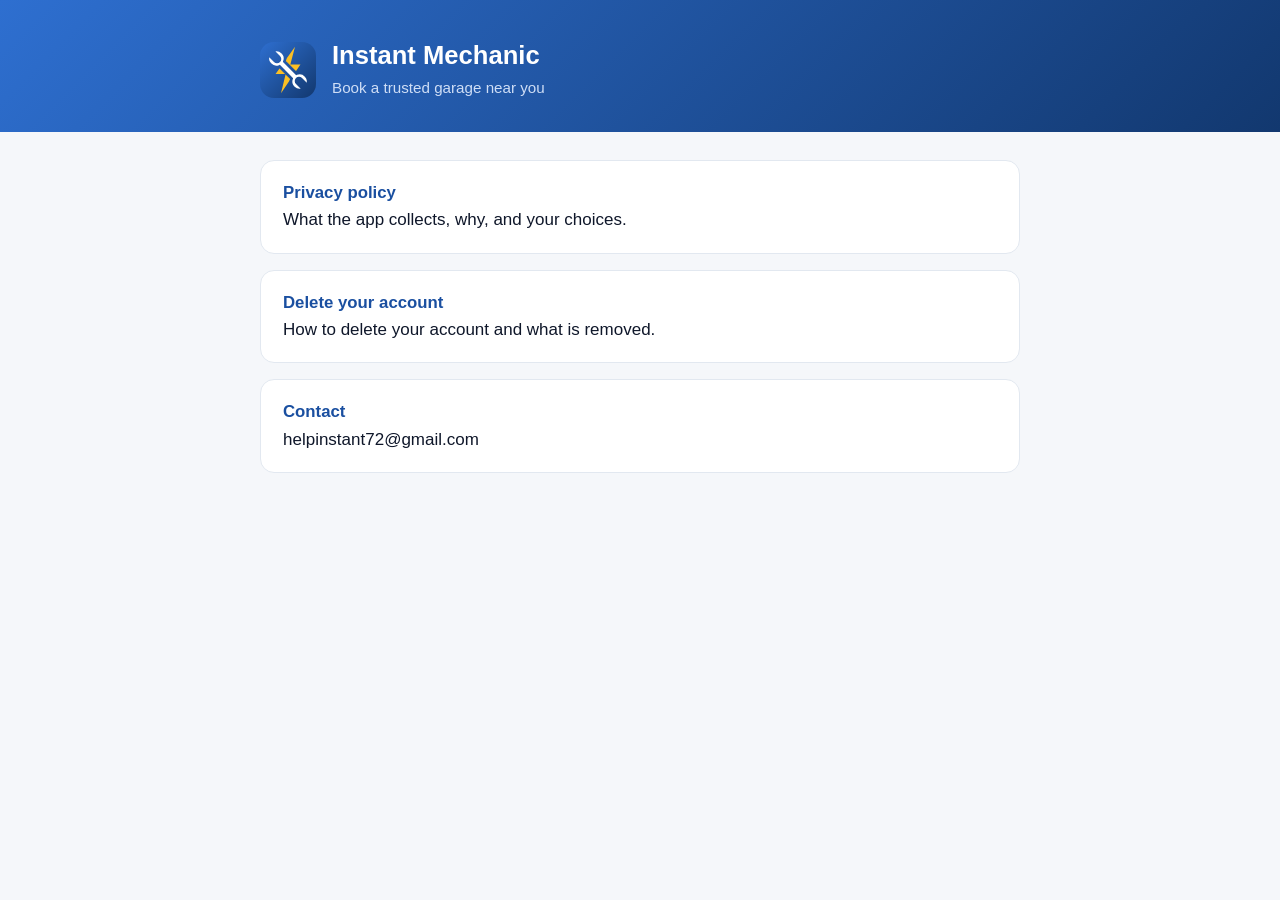
<file: docs/index.html>
<!doctype html>
<html lang="en">
<head>
  <meta charset="utf-8">
  <meta name="viewport" content="width=device-width, initial-scale=1">
  <title>Instant Mechanic</title>
  <meta name="description" content="Find and book a trusted garage near you.">
  <link rel="icon" href="logo.svg" type="image/svg+xml">
  <link rel="stylesheet" href="style.css">
</head>
<body>
<header>
  <div class="wrap">
    <img src="logo.svg" alt="">
    <div>
      <h1>Instant Mechanic</h1>
      <p>Book a trusted garage near you</p>
    </div>
  </div>
</header>

<main>
<div class="wrap">
  <div class="cards">
    <a href="privacy-policy.html"><strong>Privacy policy</strong>What the app collects, why, and your choices.</a>
    <a href="delete-account.html"><strong>Delete your account</strong>How to delete your account and what is removed.</a>
    <a href="mailto:helpinstant72@gmail.com"><strong>Contact</strong>helpinstant72@gmail.com</a>
  </div>
</div>
</main>
</body>
</html>
</file>
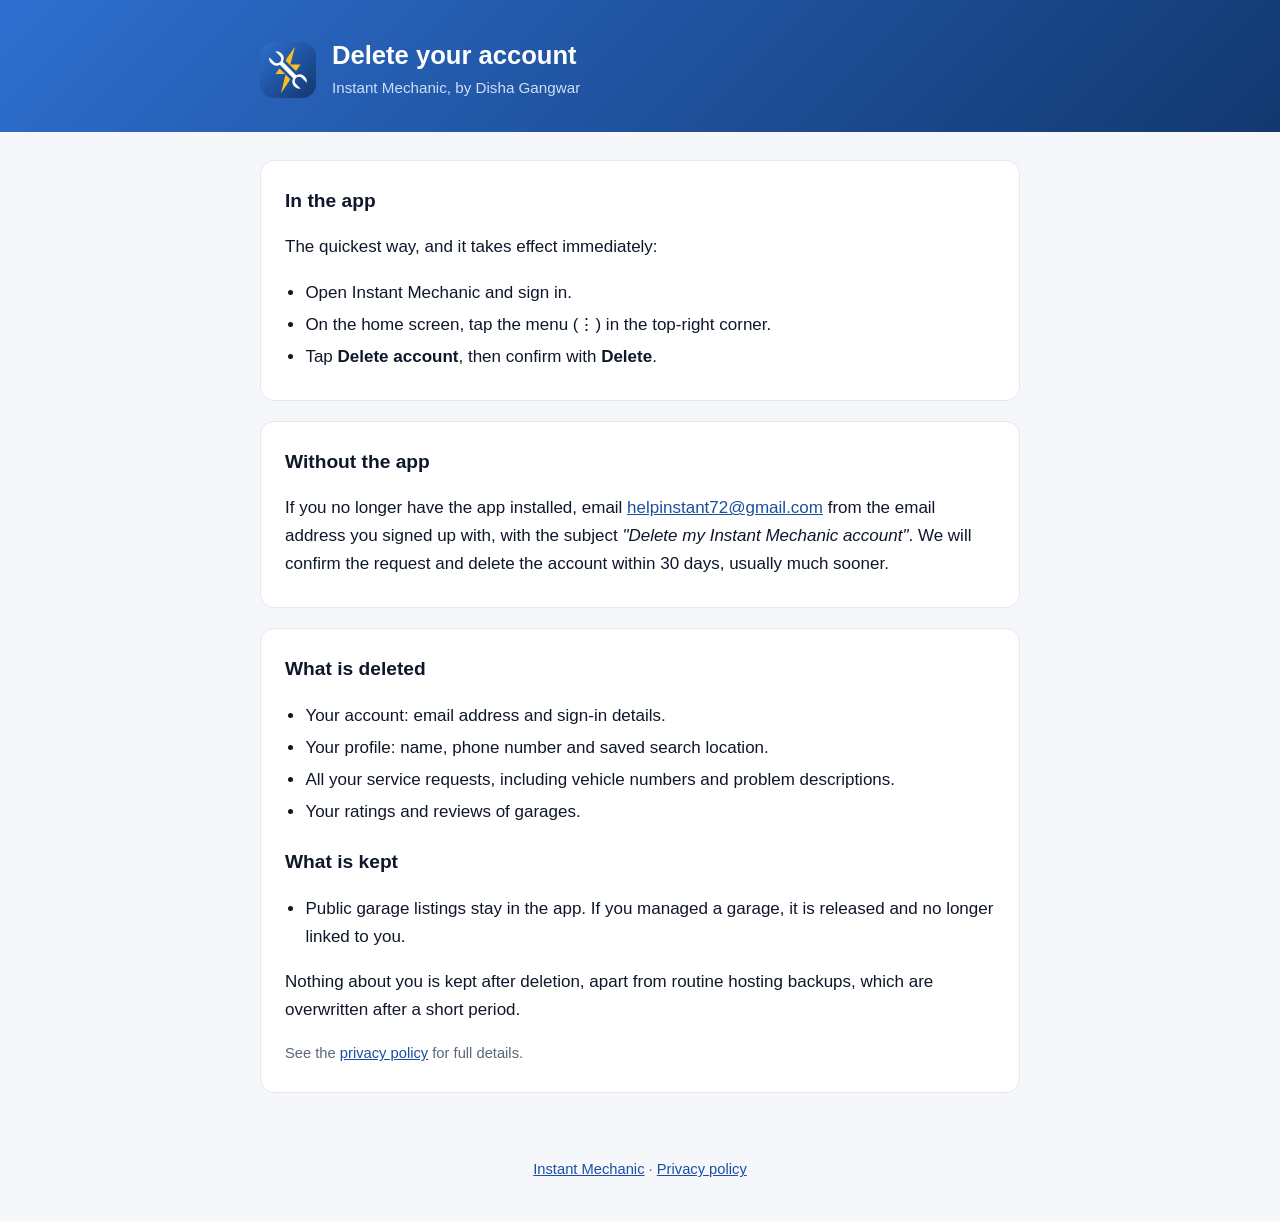
<file: docs/delete-account.html>
<!doctype html>
<html lang="en">
<head>
  <meta charset="utf-8">
  <meta name="viewport" content="width=device-width, initial-scale=1">
  <title>Delete Your Account – Instant Mechanic</title>
  <meta name="description" content="How to delete your Instant Mechanic account and the data that is removed.">
  <link rel="icon" href="logo.svg" type="image/svg+xml">
  <link rel="stylesheet" href="style.css">
</head>
<body>
<header>
  <div class="wrap">
    <img src="logo.svg" alt="">
    <div>
      <h1>Delete your account</h1>
      <p>Instant Mechanic, by Disha Gangwar</p>
    </div>
  </div>
</header>

<main>
<div class="wrap">

<section>
  <h2>In the app</h2>
  <p>The quickest way, and it takes effect immediately:</p>
  <ul>
    <li>Open Instant Mechanic and sign in.</li>
    <li>On the home screen, tap the menu (⋮) in the top-right corner.</li>
    <li>Tap <strong>Delete account</strong>, then confirm with <strong>Delete</strong>.</li>
  </ul>
</section>

<section>
  <h2>Without the app</h2>
  <p>If you no longer have the app installed, email
  <a href="mailto:helpinstant72@gmail.com?subject=Delete%20my%20Instant%20Mechanic%20account">helpinstant72@gmail.com</a>
  from the email address you signed up with, with the subject
  <em>"Delete my Instant Mechanic account"</em>. We will confirm the request and delete the
  account within 30 days, usually much sooner.</p>
</section>

<section>
  <h2>What is deleted</h2>
  <ul>
    <li>Your account: email address and sign-in details.</li>
    <li>Your profile: name, phone number and saved search location.</li>
    <li>All your service requests, including vehicle numbers and problem descriptions.</li>
    <li>Your ratings and reviews of garages.</li>
  </ul>
  <h2>What is kept</h2>
  <ul>
    <li>Public garage listings stay in the app. If you managed a garage, it is released and
      no longer linked to you.</li>
  </ul>
  <p>Nothing about you is kept after deletion, apart from routine hosting backups, which are
  overwritten after a short period.</p>
  <p class="muted">See the <a href="privacy-policy.html">privacy policy</a> for full details.</p>
</section>

</div>
</main>

<footer class="muted"><a href="index.html">Instant Mechanic</a> · <a href="privacy-policy.html">Privacy policy</a></footer>
</body>
</html>
</file>
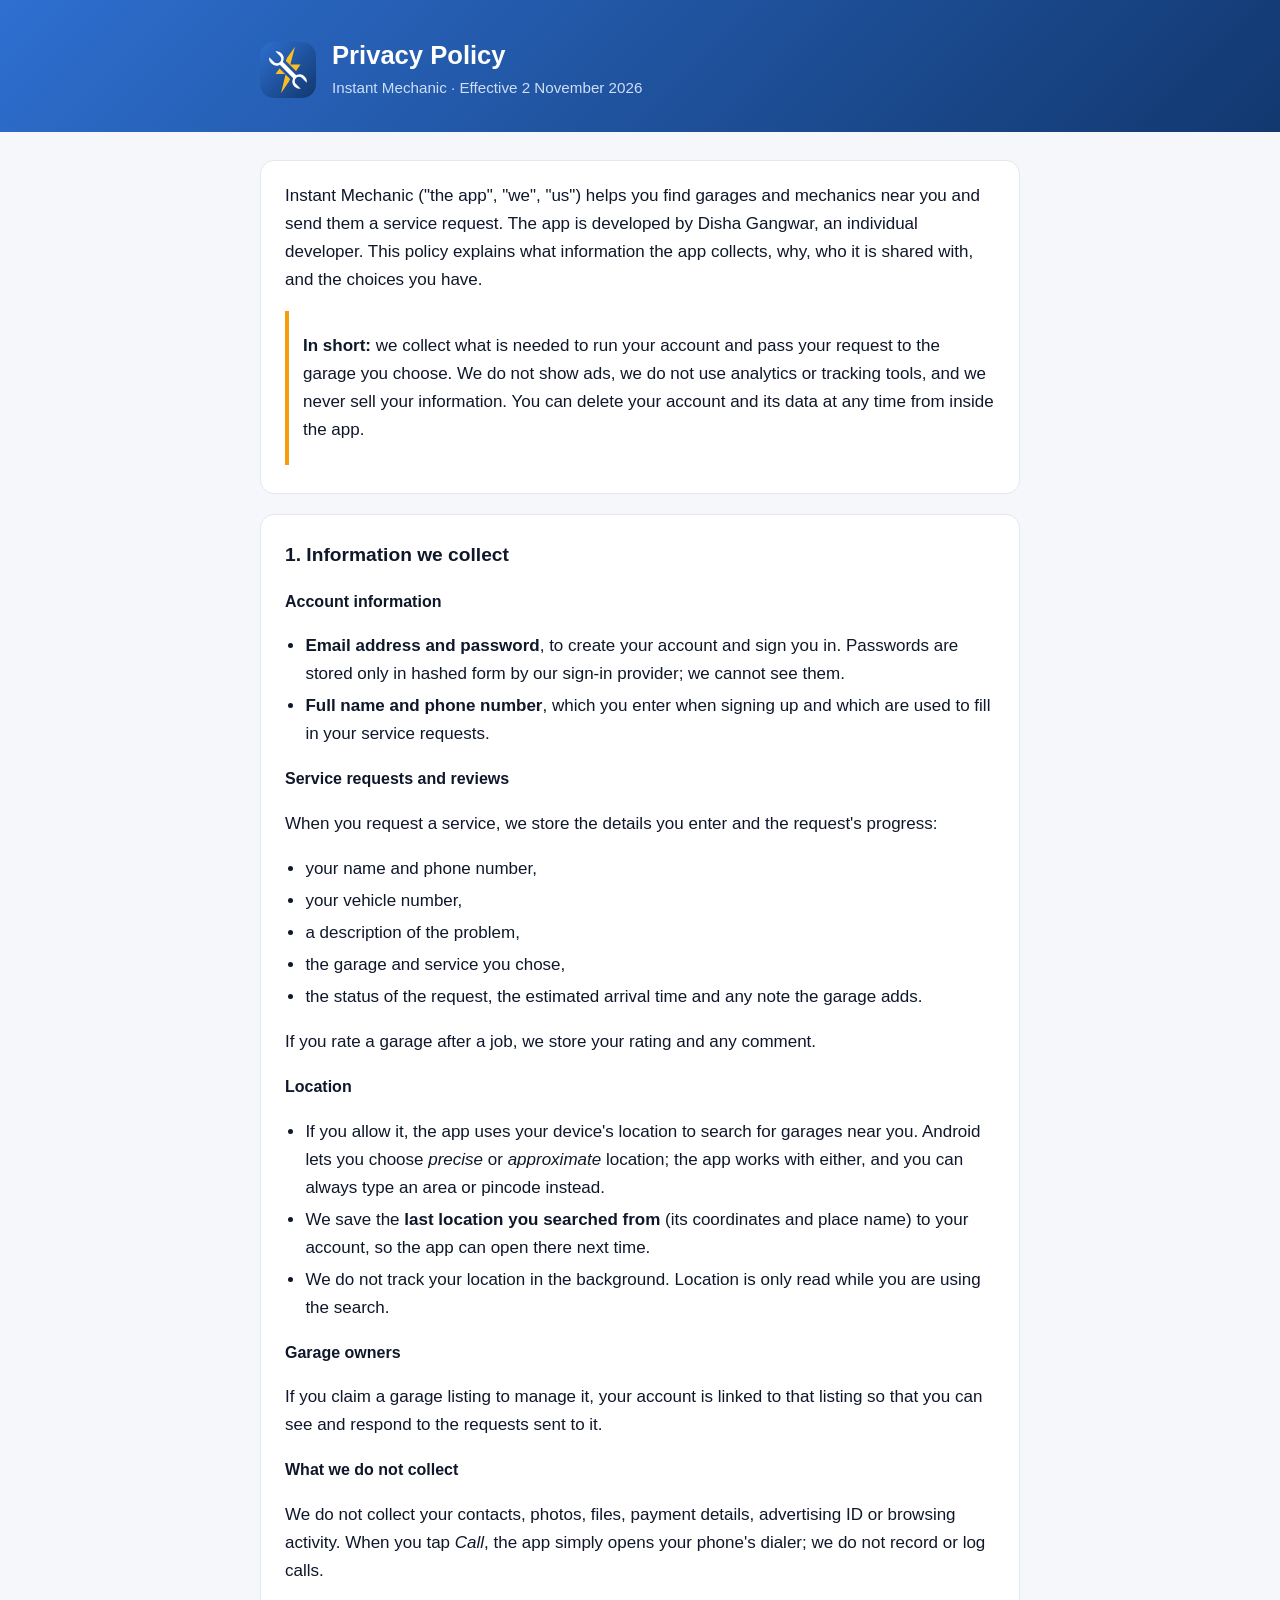
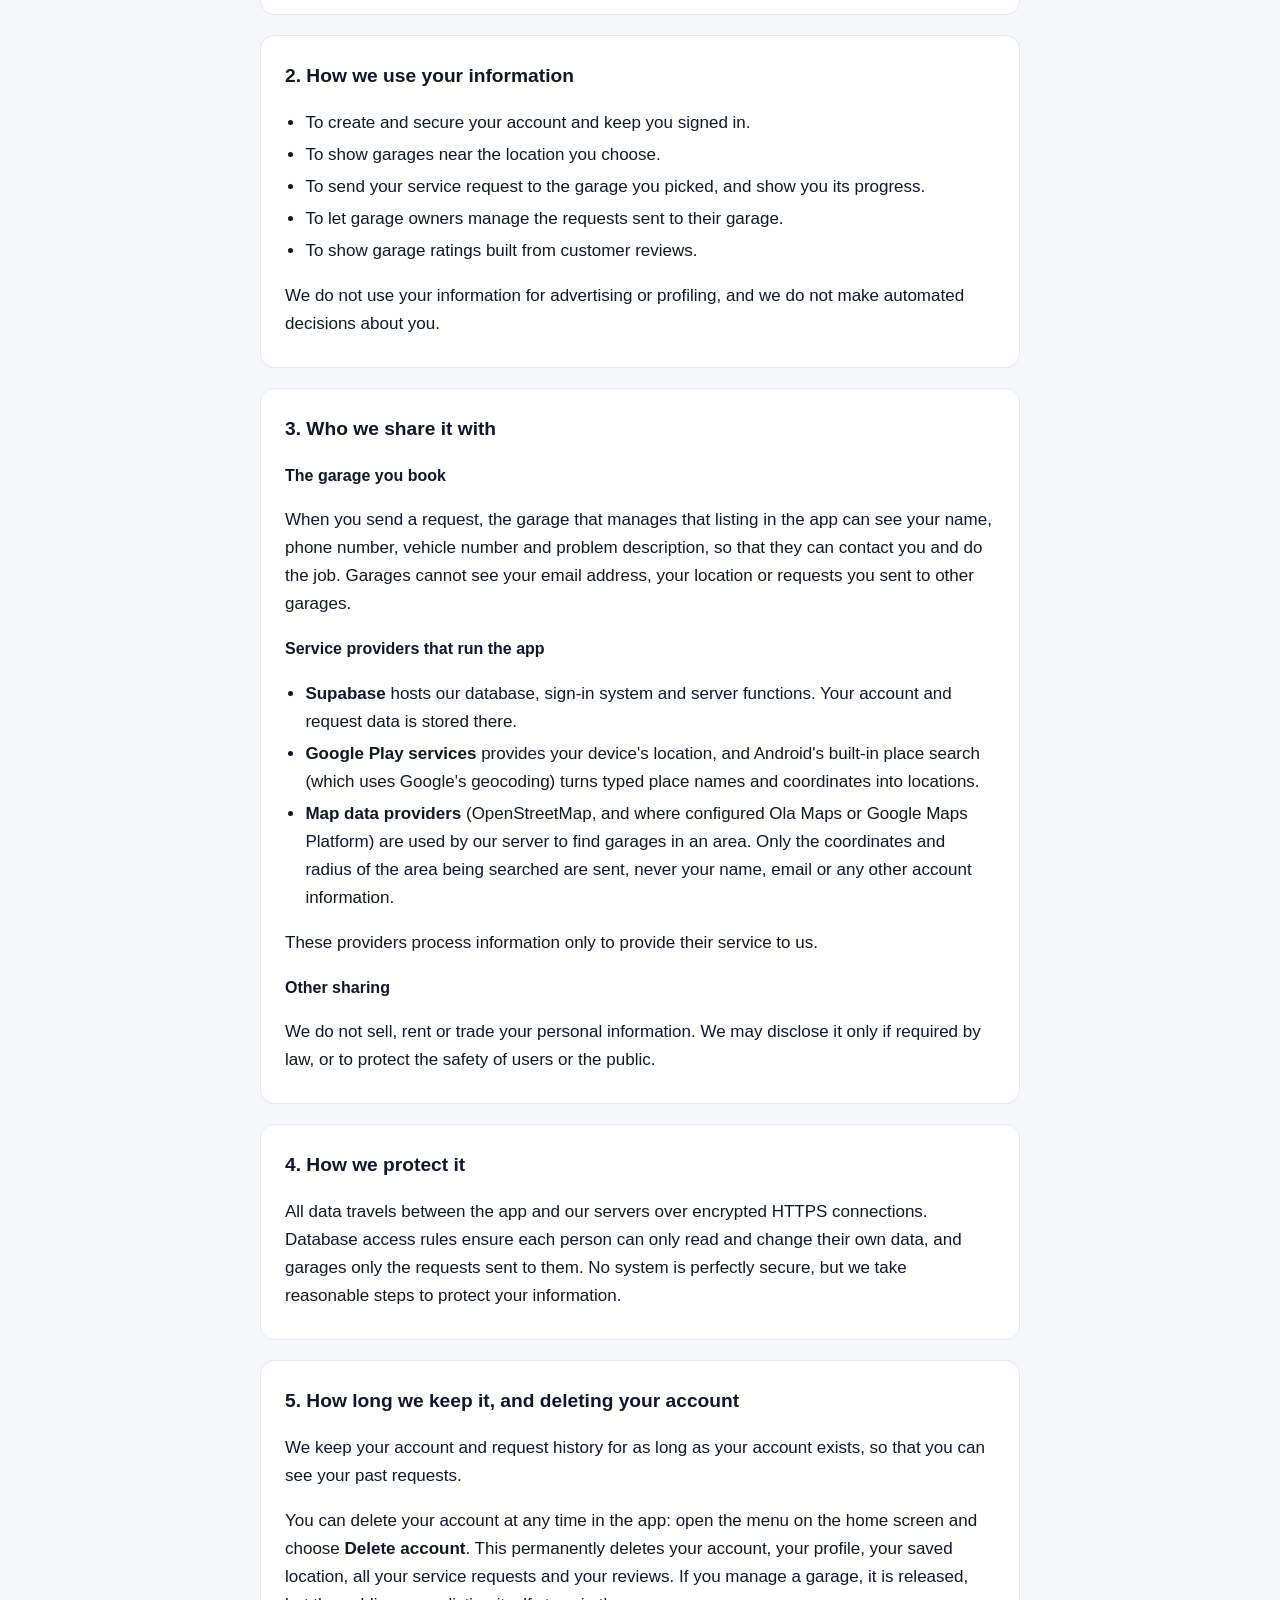
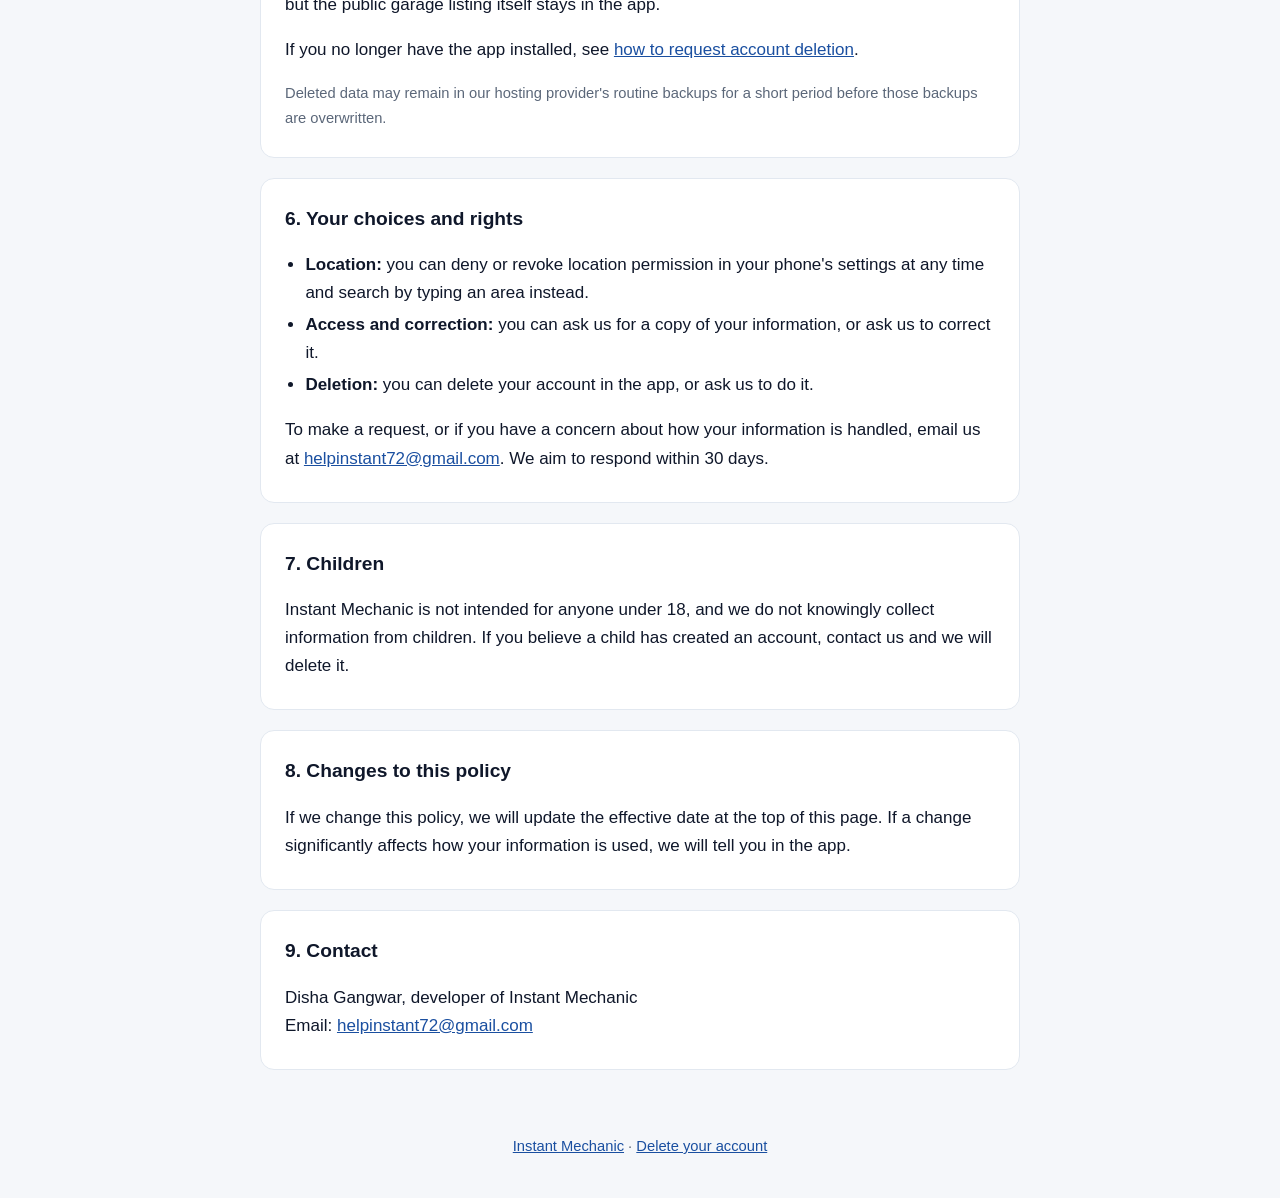
<file: docs/privacy-policy.html>
<!doctype html>
<html lang="en">
<head>
  <meta charset="utf-8">
  <meta name="viewport" content="width=device-width, initial-scale=1">
  <title>Privacy Policy – Instant Mechanic</title>
  <meta name="description" content="How the Instant Mechanic app collects, uses and protects your information.">
  <link rel="icon" href="logo.svg" type="image/svg+xml">
  <link rel="stylesheet" href="style.css">
</head>
<body>
<header>
  <div class="wrap">
    <img src="logo.svg" alt="">
    <div>
      <h1>Privacy Policy</h1>
      <p>Instant Mechanic · Effective 2 November 2026</p>
    </div>
  </div>
</header>

<main>
<div class="wrap">

<section>
  <p>Instant Mechanic ("the app", "we", "us") helps you find garages and mechanics near you
  and send them a service request. The app is developed by Disha Gangwar, an individual
  developer. This policy explains what information the app collects, why, who it is
  shared with, and the choices you have.</p>

  <div class="callout">
    <p><strong>In short:</strong> we collect what is needed to run your account and pass your
    request to the garage you choose. We do not show ads, we do not use analytics or
    tracking tools, and we never sell your information. You can delete your account and
    its data at any time from inside the app.</p>
  </div>
</section>

<section>
  <h2>1. Information we collect</h2>

  <h3>Account information</h3>
  <ul>
    <li><strong>Email address and password</strong>, to create your account and sign you in.
      Passwords are stored only in hashed form by our sign-in provider; we cannot see them.</li>
    <li><strong>Full name and phone number</strong>, which you enter when signing up and
      which are used to fill in your service requests.</li>
  </ul>

  <h3>Service requests and reviews</h3>
  <p>When you request a service, we store the details you enter and the request's progress:</p>
  <ul>
    <li>your name and phone number,</li>
    <li>your vehicle number,</li>
    <li>a description of the problem,</li>
    <li>the garage and service you chose,</li>
    <li>the status of the request, the estimated arrival time and any note the garage adds.</li>
  </ul>
  <p>If you rate a garage after a job, we store your rating and any comment.</p>

  <h3>Location</h3>
  <ul>
    <li>If you allow it, the app uses your device's location to search for garages near you.
      Android lets you choose <em>precise</em> or <em>approximate</em> location; the app
      works with either, and you can always type an area or pincode instead.</li>
    <li>We save the <strong>last location you searched from</strong> (its coordinates and
      place name) to your account, so the app can open there next time.</li>
    <li>We do not track your location in the background. Location is only read while you
      are using the search.</li>
  </ul>

  <h3>Garage owners</h3>
  <p>If you claim a garage listing to manage it, your account is linked to that listing so
  that you can see and respond to the requests sent to it.</p>

  <h3>What we do not collect</h3>
  <p>We do not collect your contacts, photos, files, payment details, advertising ID or
  browsing activity. When you tap <em>Call</em>, the app simply opens your phone's dialer; we
  do not record or log calls.</p>
</section>

<section>
  <h2>2. How we use your information</h2>
  <ul>
    <li>To create and secure your account and keep you signed in.</li>
    <li>To show garages near the location you choose.</li>
    <li>To send your service request to the garage you picked, and show you its progress.</li>
    <li>To let garage owners manage the requests sent to their garage.</li>
    <li>To show garage ratings built from customer reviews.</li>
  </ul>
  <p>We do not use your information for advertising or profiling, and we do not make
  automated decisions about you.</p>
</section>

<section>
  <h2>3. Who we share it with</h2>

  <h3>The garage you book</h3>
  <p>When you send a request, the garage that manages that listing in the app can see your
  name, phone number, vehicle number and problem description, so that they can contact you
  and do the job. Garages cannot see your email address, your location or requests you sent
  to other garages.</p>

  <h3>Service providers that run the app</h3>
  <ul>
    <li><strong>Supabase</strong> hosts our database, sign-in system and server functions.
      Your account and request data is stored there.</li>
    <li><strong>Google Play services</strong> provides your device's location, and
      Android's built-in place search (which uses Google's geocoding) turns typed place names
      and coordinates into locations.</li>
    <li><strong>Map data providers</strong> (OpenStreetMap, and where configured Ola Maps or
      Google Maps Platform) are used by our server to find garages in an area. Only the
      coordinates and radius of the area being searched are sent, never your name, email or
      any other account information.</li>
  </ul>
  <p>These providers process information only to provide their service to us.</p>

  <h3>Other sharing</h3>
  <p>We do not sell, rent or trade your personal information. We may disclose it only if
  required by law, or to protect the safety of users or the public.</p>
</section>

<section>
  <h2>4. How we protect it</h2>
  <p>All data travels between the app and our servers over encrypted HTTPS connections.
  Database access rules ensure each person can only read and change their own data, and
  garages only the requests sent to them. No system is perfectly secure, but we take
  reasonable steps to protect your information.</p>
</section>

<section>
  <h2>5. How long we keep it, and deleting your account</h2>
  <p>We keep your account and request history for as long as your account exists, so that
  you can see your past requests.</p>
  <p>You can delete your account at any time in the app: open the menu on the home screen and
  choose <strong>Delete account</strong>. This permanently deletes your account, your
  profile, your saved location, all your service requests and your reviews. If you manage a
  garage, it is released, but the public garage listing itself stays in the app.</p>
  <p>If you no longer have the app installed, see
  <a href="delete-account.html">how to request account deletion</a>.</p>
  <p class="muted">Deleted data may remain in our hosting provider's routine backups for a short
  period before those backups are overwritten.</p>
</section>

<section>
  <h2>6. Your choices and rights</h2>
  <ul>
    <li><strong>Location:</strong> you can deny or revoke location permission in your phone's
      settings at any time and search by typing an area instead.</li>
    <li><strong>Access and correction:</strong> you can ask us for a copy of your information,
      or ask us to correct it.</li>
    <li><strong>Deletion:</strong> you can delete your account in the app, or ask us to do it.</li>
  </ul>
  <p>To make a request, or if you have a concern about how your information is handled,
  email us at <a href="mailto:helpinstant72@gmail.com">helpinstant72@gmail.com</a>. We aim to
  respond within 30 days.</p>
</section>

<section>
  <h2>7. Children</h2>
  <p>Instant Mechanic is not intended for anyone under 18, and we do not knowingly collect
  information from children. If you believe a child has created an account, contact us and
  we will delete it.</p>
</section>

<section>
  <h2>8. Changes to this policy</h2>
  <p>If we change this policy, we will update the effective date at the top of this page.
  If a change significantly affects how your information is used, we will tell you in the
  app.</p>
</section>

<section>
  <h2>9. Contact</h2>
  <p>Disha Gangwar, developer of Instant Mechanic<br>
  Email: <a href="mailto:helpinstant72@gmail.com">helpinstant72@gmail.com</a></p>
</section>

</div>
</main>

<footer class="muted"><a href="index.html">Instant Mechanic</a> · <a href="delete-account.html">Delete your account</a></footer>
</body>
</html>
</file>
<file: docs/style.css>
:root {
  --bg: #F5F7FA;
  --surface: #FFFFFF;
  --text: #0F172A;
  --muted: #5B6779;
  --brand: #1A4FA0;
  --accent: #F59E0B;
  --rule: #E2E8F0;
}
@media (prefers-color-scheme: dark) {
  :root {
    --bg: #0B0E12;
    --surface: #12161C;
    --text: #F1F5F9;
    --muted: #94A3B8;
    --brand: #7FA6E6;
    --rule: #232B36;
  }
}
* { box-sizing: border-box; }
body {
  margin: 0;
  background: var(--bg);
  color: var(--text);
  font: 17px/1.65 -apple-system, BlinkMacSystemFont, "Segoe UI", Roboto, "Helvetica Neue", Arial, sans-serif;
}
header {
  background: linear-gradient(135deg, #2E6FD0, #12386F);
  color: #fff;
  padding: 40px 16px 32px;
}
header .wrap { display: flex; align-items: center; gap: 16px; }
header img { width: 56px; height: 56px; border-radius: 14px; flex: none; }
header h1 { margin: 0; font-size: 1.6rem; line-height: 1.2; }
header p { margin: 4px 0 0; color: #CFDEF6; font-size: 0.95rem; }
.wrap { max-width: 760px; margin: 0 auto; }
main { padding: 8px 16px 64px; }
main .wrap > section {
  background: var(--surface);
  border: 1px solid var(--rule);
  border-radius: 14px;
  padding: 4px 24px 12px;
  margin-top: 20px;
}
h2 { font-size: 1.2rem; margin: 20px 0 8px; }
h3 { font-size: 1rem; margin: 18px 0 4px; }
p, li { color: var(--text); }
.muted { color: var(--muted); font-size: 0.92rem; }
a { color: var(--brand); }
ul { padding-left: 1.2em; }
li { margin: 4px 0; }
.callout {
  border-left: 4px solid var(--accent);
  padding: 4px 0 4px 14px;
  margin: 16px 0;
}
.cards { display: grid; gap: 16px; margin-top: 20px; }
.cards a {
  display: block;
  background: var(--surface);
  border: 1px solid var(--rule);
  border-radius: 14px;
  padding: 18px 22px;
  text-decoration: none;
  color: var(--text);
}
.cards a strong { color: var(--brand); display: block; font-size: 1.05rem; }
footer { text-align: center; padding: 0 16px 40px; }
</file>
